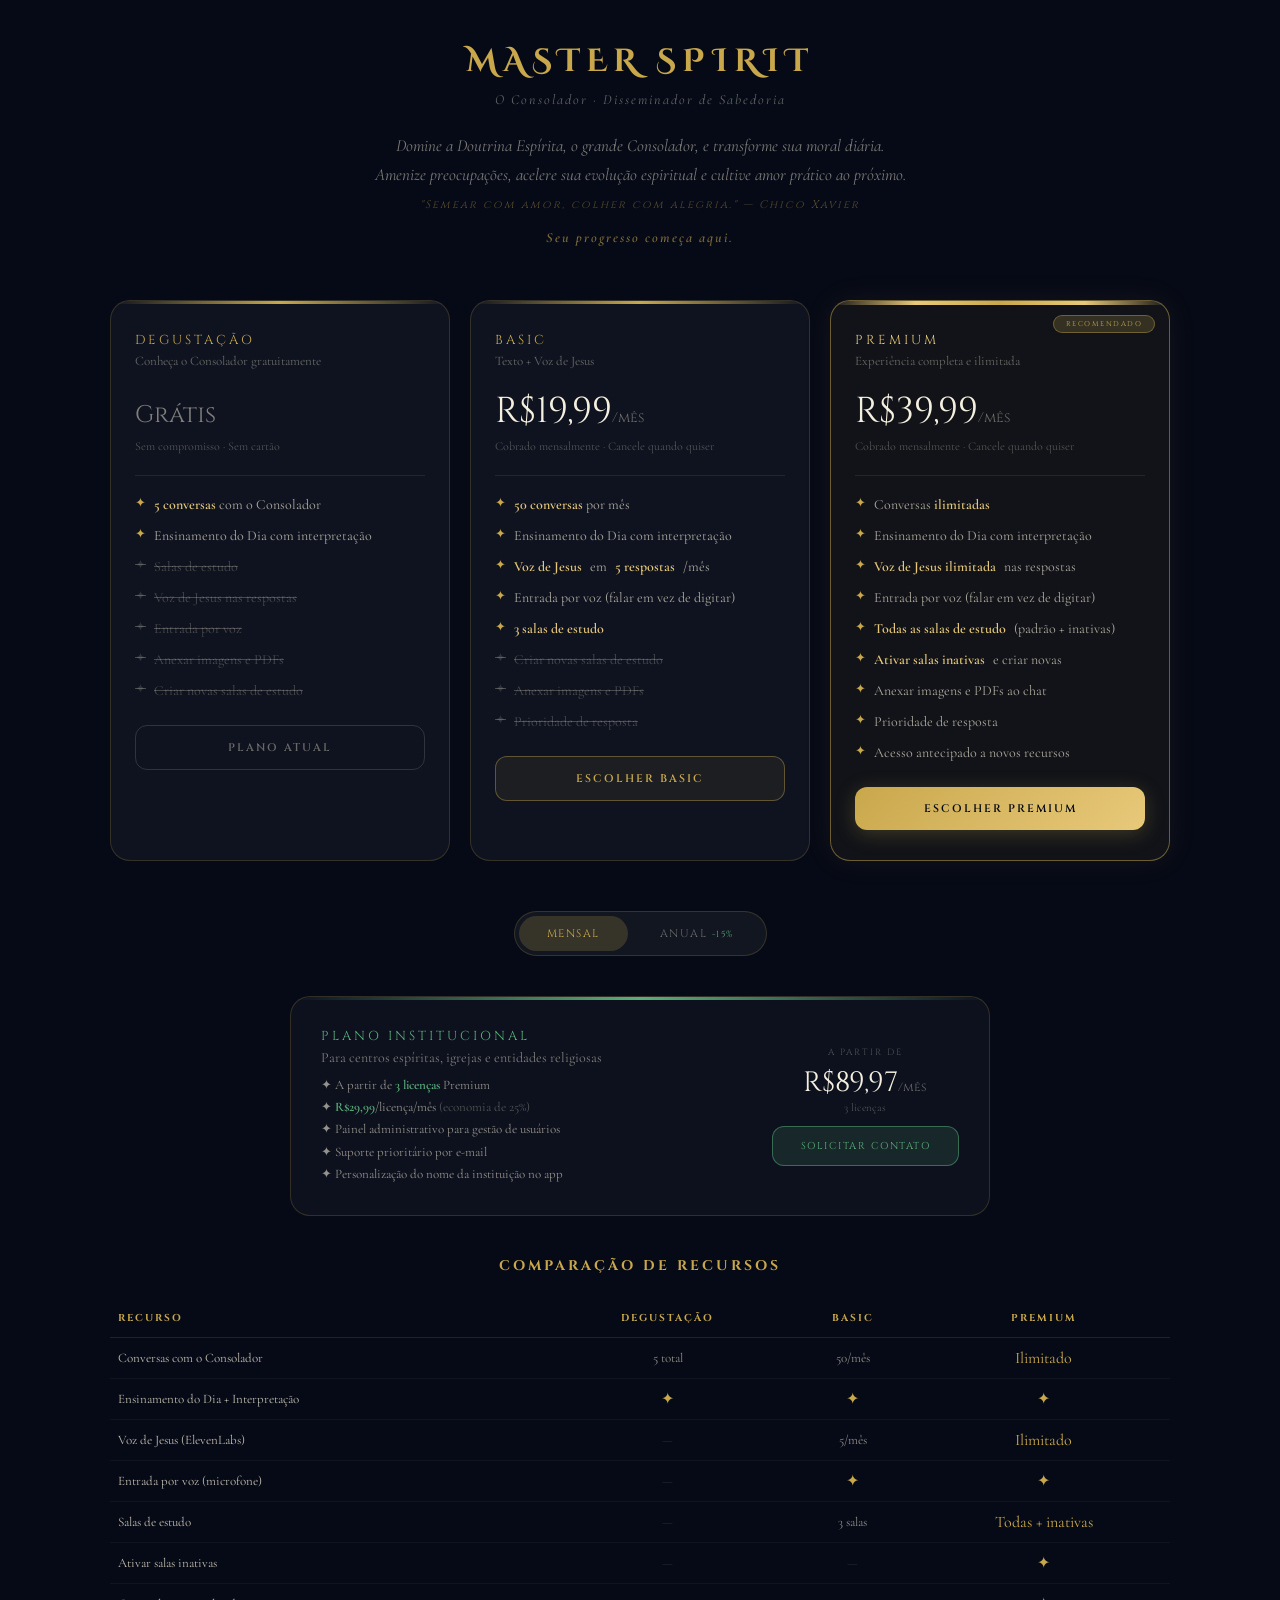
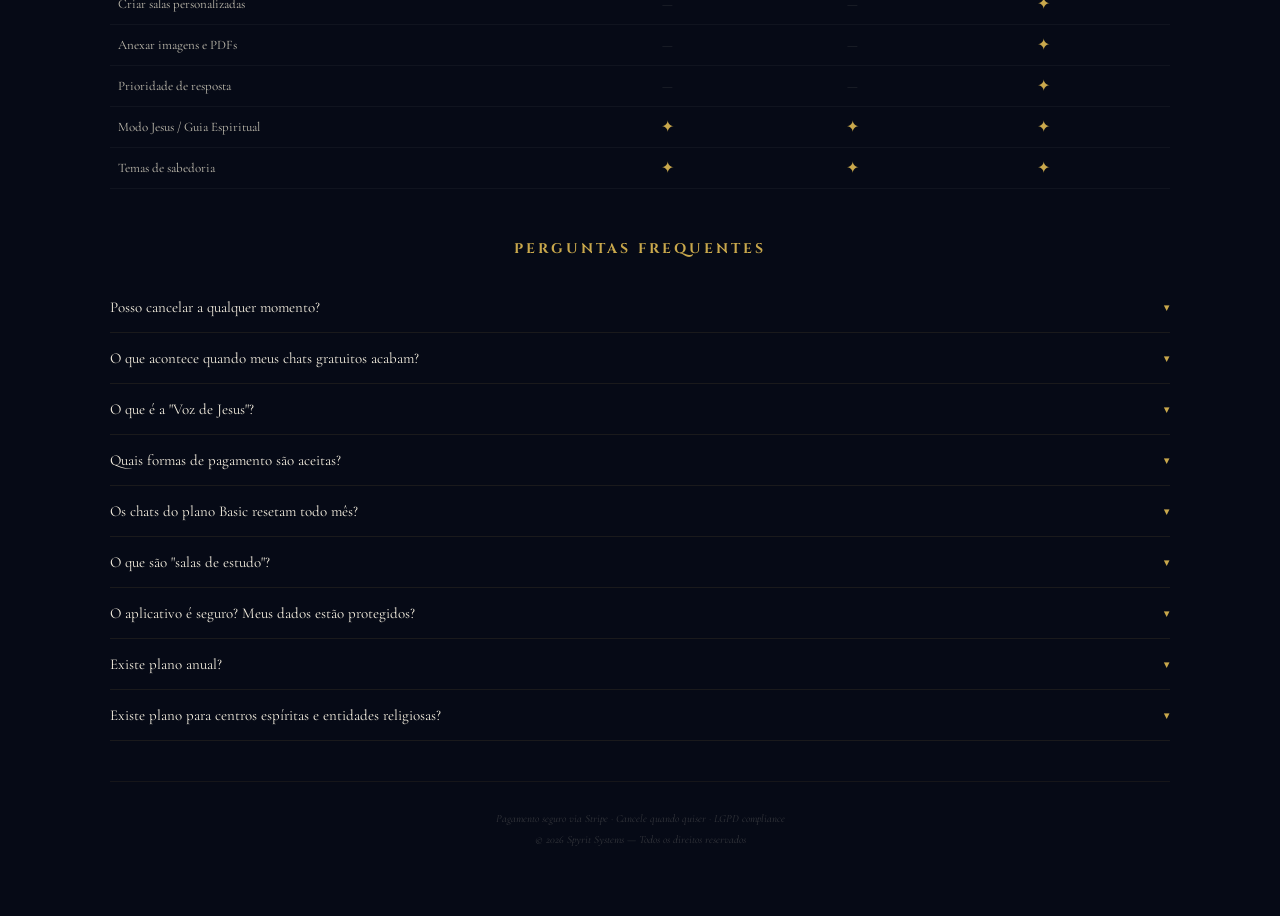
<file: pricing.html>
<!DOCTYPE html>
<html lang="pt-BR">
<head>
<meta charset="UTF-8">
<meta name="viewport" content="width=device-width, initial-scale=1.0">
<title>MASTER SPIRIT — Planos e Preços</title>
<link href="https://fonts.googleapis.com/css2?family=Cinzel:wght@400;600;700&family=Cinzel+Decorative:wght@400;700&family=Cormorant+Garamond:ital,wght@0,300;0,400;0,600;1,300;1,400&display=swap" rel="stylesheet">
<style>
:root{--gold:#C9A84C;--gold2:#E8C97A;--bg:#060a16;--text:#F5EFE0}
*{box-sizing:border-box;margin:0;padding:0}
body{background:var(--bg);color:var(--text);font-family:'Cormorant Garamond',Georgia,serif;min-height:100vh}

.container{max-width:1100px;margin:0 auto;padding:40px 20px}

/* Header */
.header{text-align:center;margin-bottom:50px}
.header h1{font-family:'Cinzel Decorative',serif;font-size:32px;color:var(--gold);letter-spacing:6px;margin-bottom:8px}
.header p{font-style:italic;color:rgba(240,234,214,.4);font-size:14px;letter-spacing:2px}
.header .verse{margin-top:24px;font-style:italic;font-size:17px;color:rgba(240,234,214,.5);line-height:1.7}
.header .verse span{display:block;font-size:11px;color:rgba(201,168,76,.4);margin-top:6px;font-family:'Cinzel',serif;letter-spacing:2px}

/* Planos Grid */
.plans{display:grid;grid-template-columns:1fr 1fr 1fr;gap:20px;margin-bottom:50px}
@media(max-width:768px){.plans{grid-template-columns:1fr;max-width:400px;margin:0 auto 50px}}

.plan{background:rgba(255,255,255,.04);border:1px solid rgba(201,168,76,.2);border-radius:20px;padding:30px 24px;position:relative;overflow:hidden;transition:all .3s}
.plan:hover{transform:translateY(-4px);box-shadow:0 8px 30px rgba(201,168,76,.1)}
.plan .bar{position:absolute;top:0;left:0;width:100%;height:3px;background:linear-gradient(90deg,transparent,var(--gold),transparent)}
.plan.featured{background:rgba(201,168,76,.06);border-color:rgba(201,168,76,.5);box-shadow:0 0 30px rgba(201,168,76,.08)}
.plan.featured .bar{background:linear-gradient(90deg,transparent,#E8C97A,var(--gold),#E8C97A,transparent);height:4px}

.badge{position:absolute;top:14px;right:14px;background:rgba(201,168,76,.2);border:1px solid rgba(201,168,76,.4);border-radius:20px;padding:3px 12px;font-family:'Cinzel',serif;font-size:7px;letter-spacing:1.5px;color:var(--gold);text-transform:uppercase}

.plan-name{font-family:'Cinzel',serif;font-size:13px;letter-spacing:3px;color:var(--gold);text-transform:uppercase;margin-bottom:4px}
.plan.featured .plan-name{color:var(--gold2)}
.plan-desc{font-size:13px;color:rgba(240,234,214,.4);margin-bottom:18px}

.plan-price{font-family:'Cinzel',serif;font-size:36px;color:var(--text);margin-bottom:4px}
.plan-price span{font-size:14px;color:rgba(240,234,214,.4)}
.plan-price .free{font-size:24px;color:rgba(240,234,214,.5)}
.plan-cycle{font-size:12px;color:rgba(240,234,214,.3);margin-bottom:22px}

.divider{height:1px;background:rgba(201,168,76,.12);margin:18px 0}

.features{list-style:none;display:flex;flex-direction:column;gap:10px;margin-bottom:24px}
.features li{font-size:14px;color:rgba(240,234,214,.7);display:flex;align-items:flex-start;gap:8px;line-height:1.5}
.features li .icon{color:var(--gold);flex-shrink:0;font-size:13px}
.features li.disabled{color:rgba(240,234,214,.25);text-decoration:line-through}
.features li.disabled .icon{color:rgba(240,234,214,.15)}
.features li .highlight{color:var(--gold2);font-weight:600}

.btn-plan{width:100%;padding:14px;border-radius:12px;font-family:'Cinzel',serif;font-size:11px;letter-spacing:2px;cursor:pointer;text-transform:uppercase;transition:all .25s;font-weight:600}
.btn-plan.outline{background:rgba(201,168,76,.08);border:1px solid rgba(201,168,76,.4);color:var(--gold)}
.btn-plan.outline:hover{background:rgba(201,168,76,.18)}
.btn-plan.solid{background:linear-gradient(135deg,var(--gold),var(--gold2));border:none;color:#060a16;box-shadow:0 4px 20px rgba(201,168,76,.25)}
.btn-plan.solid:hover{transform:translateY(-1px);box-shadow:0 6px 24px rgba(201,168,76,.35)}
.btn-plan.ghost{background:transparent;border:1px solid rgba(240,234,214,.15);color:rgba(240,234,214,.4)}

/* Comparação */
.compare{margin-bottom:50px}
.compare h2{font-family:'Cinzel',serif;font-size:14px;letter-spacing:3px;color:var(--gold);text-transform:uppercase;text-align:center;margin-bottom:24px}
.compare-table{width:100%;border-collapse:collapse;font-size:13px}
.compare-table th{font-family:'Cinzel',serif;font-size:10px;letter-spacing:2px;color:var(--gold);text-transform:uppercase;padding:12px 8px;text-align:center;border-bottom:1px solid rgba(201,168,76,.15)}
.compare-table th:first-child{text-align:left}
.compare-table td{padding:10px 8px;text-align:center;border-bottom:1px solid rgba(255,255,255,.04);color:rgba(240,234,214,.6)}
.compare-table td:first-child{text-align:left;color:rgba(240,234,214,.8)}
.compare-table .check{color:var(--gold);font-size:16px}
.compare-table .no{color:rgba(240,234,214,.15)}
.compare-table tr:hover td{background:rgba(201,168,76,.03)}

/* FAQ */
.faq{margin-bottom:40px}
.faq h2{font-family:'Cinzel',serif;font-size:14px;letter-spacing:3px;color:var(--gold);text-transform:uppercase;text-align:center;margin-bottom:24px}
.faq-item{border-bottom:1px solid rgba(201,168,76,.1);padding:16px 0}
.faq-q{font-size:15px;color:var(--text);cursor:pointer;display:flex;justify-content:space-between;align-items:center}
.faq-q:hover{color:var(--gold)}
.faq-a{font-size:14px;color:rgba(240,234,214,.5);line-height:1.7;margin-top:10px;display:none;font-style:italic}
.faq-item.open .faq-a{display:block}
.faq-item.open .faq-arrow{transform:rotate(180deg)}
.faq-arrow{color:var(--gold);transition:transform .2s;font-size:12px}

/* Footer */
.footer{text-align:center;padding:30px 0;border-top:1px solid rgba(201,168,76,.08)}
.footer p{font-size:11px;color:rgba(240,234,214,.2);font-style:italic}
</style>
</head>
<body>

<div class="container">

  <!-- Header -->
  <div class="header">
    <h1>MASTER SPIRIT</h1>
    <p>O Consolador · Disseminador de Sabedoria</p>
    <div class="verse">
      Domine a Doutrina Espírita, o grande Consolador, e transforme sua moral diária.<br>
      Amenize preocupações, acelere sua evolução espiritual e cultive amor prático ao próximo.
      <span>"Semear com amor, colher com alegria." — Chico Xavier</span>
      <p style="margin-top:12px;font-size:14px;color:rgba(201,168,76,.6);font-weight:600">Seu progresso começa aqui.</p>
    </div>
  </div>

  <!-- Planos -->
  <div class="plans">

    <!-- GRATUITO -->
    <div class="plan">
      <div class="bar"></div>
      <p class="plan-name">Degustação</p>
      <p class="plan-desc">Conheça o Consolador gratuitamente</p>
      <p class="plan-price"><span class="free">Grátis</span></p>
      <p class="plan-cycle">Sem compromisso · Sem cartão</p>
      <div class="divider"></div>
      <ul class="features">
        <li><span class="icon">✦</span> <span><span class="highlight">5 conversas</span> com o Consolador</span></li>
        <li><span class="icon">✦</span> Ensinamento do Dia com interpretação</li>
        <li class="disabled"><span class="icon">✦</span> Salas de estudo</li>
        <li class="disabled"><span class="icon">✦</span> Voz de Jesus nas respostas</li>
        <li class="disabled"><span class="icon">✦</span> Entrada por voz</li>
        <li class="disabled"><span class="icon">✦</span> Anexar imagens e PDFs</li>
        <li class="disabled"><span class="icon">✦</span> Criar novas salas de estudo</li>
      </ul>
      <button class="btn-plan ghost">PLANO ATUAL</button>
    </div>

    <!-- BASIC -->
    <div class="plan">
      <div class="bar"></div>
      <p class="plan-name">Basic</p>
      <p class="plan-desc">Texto + Voz de Jesus</p>
      <p class="plan-price">R$19,99<span>/mês</span></p>
      <p class="plan-cycle">Cobrado mensalmente · Cancele quando quiser</p>
      <div class="divider"></div>
      <ul class="features">
        <li><span class="icon">✦</span> <span><span class="highlight">50 conversas</span> por mês</span></li>
        <li><span class="icon">✦</span> Ensinamento do Dia com interpretação</li>
        <li><span class="icon">✦</span> <span class="highlight">Voz de Jesus</span> em <span class="highlight">5 respostas</span>/mês</li>
        <li><span class="icon">✦</span> Entrada por voz (falar em vez de digitar)</li>
        <li><span class="icon">✦</span> <span class="highlight">3 salas de estudo</span></li>
        <li class="disabled"><span class="icon">✦</span> Criar novas salas de estudo</li>
        <li class="disabled"><span class="icon">✦</span> Anexar imagens e PDFs</li>
        <li class="disabled"><span class="icon">✦</span> Prioridade de resposta</li>
      </ul>
      <button class="btn-plan outline">ESCOLHER BASIC</button>
    </div>

    <!-- PREMIUM -->
    <div class="plan featured">
      <div class="bar"></div>
      <div class="badge">RECOMENDADO</div>
      <p class="plan-name">Premium</p>
      <p class="plan-desc">Experiência completa e ilimitada</p>
      <p class="plan-price">R$39,99<span>/mês</span></p>
      <p class="plan-cycle">Cobrado mensalmente · Cancele quando quiser</p>
      <div class="divider"></div>
      <ul class="features">
        <li><span class="icon">✦</span> <span>Conversas <span class="highlight">ilimitadas</span></span></li>
        <li><span class="icon">✦</span> Ensinamento do Dia com interpretação</li>
        <li><span class="icon">✦</span> <span class="highlight">Voz de Jesus ilimitada</span> nas respostas</li>
        <li><span class="icon">✦</span> Entrada por voz (falar em vez de digitar)</li>
        <li><span class="icon">✦</span> <span class="highlight">Todas as salas de estudo</span> (padrão + inativas)</li>
        <li><span class="icon">✦</span> <span class="highlight">Ativar salas inativas</span> e criar novas</li>
        <li><span class="icon">✦</span> Anexar imagens e PDFs ao chat</li>
        <li><span class="icon">✦</span> Prioridade de resposta</li>
        <li><span class="icon">✦</span> Acesso antecipado a novos recursos</li>
      </ul>
      <button class="btn-plan solid">ESCOLHER PREMIUM</button>
    </div>

  </div>

  <!-- Toggle Mensal/Anual -->
  <div style="text-align:center;margin-bottom:40px">
    <div style="display:inline-flex;background:rgba(255,255,255,.05);border:1px solid rgba(201,168,76,.2);border-radius:30px;padding:4px;gap:4px">
      <button id="toggle-monthly" onclick="toggleBilling('monthly')" style="padding:10px 28px;border-radius:26px;border:none;font-family:'Cinzel',serif;font-size:11px;letter-spacing:1.5px;cursor:pointer;transition:all .2s;background:rgba(201,168,76,.2);color:#C9A84C">MENSAL</button>
      <button id="toggle-annual" onclick="toggleBilling('annual')" style="padding:10px 28px;border-radius:26px;border:none;font-family:'Cinzel',serif;font-size:11px;letter-spacing:1.5px;cursor:pointer;transition:all .2s;background:transparent;color:rgba(240,234,214,.4)">ANUAL <span style="font-size:9px;color:#5BAF7C">-15%</span></button>
    </div>
  </div>

  <!-- Plano Institucional -->
  <div style="max-width:700px;margin:0 auto 40px;background:rgba(255,255,255,.03);border:1px solid rgba(201,168,76,.2);border-radius:20px;padding:30px;position:relative;overflow:hidden">
    <div style="position:absolute;top:0;left:0;width:100%;height:3px;background:linear-gradient(90deg,transparent,#5BAF7C,transparent)"></div>
    <div style="display:flex;justify-content:space-between;align-items:center;flex-wrap:wrap;gap:16px">
      <div>
        <p style="font-family:'Cinzel',serif;font-size:13px;letter-spacing:3px;color:#5BAF7C;text-transform:uppercase;margin-bottom:4px">Plano Institucional</p>
        <p style="font-size:14px;color:rgba(240,234,214,.5);margin-bottom:8px">Para centros espíritas, igrejas e entidades religiosas</p>
        <p style="font-size:13px;color:rgba(240,234,214,.6);line-height:1.7">
          ✦ A partir de <span style="color:#5BAF7C;font-weight:600">3 licenças</span> Premium<br>
          ✦ <span style="color:#5BAF7C;font-weight:600">R$29,99</span>/licença/mês <span style="color:rgba(240,234,214,.3)">(economia de 25%)</span><br>
          ✦ Painel administrativo para gestão de usuários<br>
          ✦ Suporte prioritário por e-mail<br>
          ✦ Personalização do nome da instituição no app
        </p>
      </div>
      <div style="text-align:center">
        <p style="font-family:'Cinzel',serif;font-size:9px;letter-spacing:2px;color:rgba(240,234,214,.3);margin-bottom:6px">A PARTIR DE</p>
        <p style="font-family:'Cinzel',serif;font-size:28px;color:var(--text)">R$89,97<span style="font-size:12px;color:rgba(240,234,214,.4)">/mês</span></p>
        <p style="font-size:11px;color:rgba(240,234,214,.3)">3 licenças</p>
        <button style="margin-top:12px;padding:12px 28px;background:rgba(91,175,124,.15);border:1px solid rgba(91,175,124,.5);border-radius:12px;color:#5BAF7C;font-family:'Cinzel',serif;font-size:10px;letter-spacing:1.5px;cursor:pointer;text-transform:uppercase;transition:all .2s" onmouseover="this.style.background='rgba(91,175,124,.25)'" onmouseout="this.style.background='rgba(91,175,124,.15)'">SOLICITAR CONTATO</button>
      </div>
    </div>
  </div>

  <!-- Tabela Comparativa -->
  <div class="compare">
    <h2>Comparação de Recursos</h2>
    <table class="compare-table">
      <thead>
        <tr>
          <th>Recurso</th>
          <th>Degustação</th>
          <th>Basic</th>
          <th>Premium</th>
        </tr>
      </thead>
      <tbody>
        <tr>
          <td>Conversas com o Consolador</td>
          <td>5 total</td>
          <td>50/mês</td>
          <td class="check">Ilimitado</td>
        </tr>
        <tr>
          <td>Ensinamento do Dia + Interpretação</td>
          <td class="check">✦</td>
          <td class="check">✦</td>
          <td class="check">✦</td>
        </tr>
        <tr>
          <td>Voz de Jesus (ElevenLabs)</td>
          <td class="no">—</td>
          <td>5/mês</td>
          <td class="check">Ilimitado</td>
        </tr>
        <tr>
          <td>Entrada por voz (microfone)</td>
          <td class="no">—</td>
          <td class="check">✦</td>
          <td class="check">✦</td>
        </tr>
        <tr>
          <td>Salas de estudo</td>
          <td class="no">—</td>
          <td>3 salas</td>
          <td class="check">Todas + inativas</td>
        </tr>
        <tr>
          <td>Ativar salas inativas</td>
          <td class="no">—</td>
          <td class="no">—</td>
          <td class="check">✦</td>
        </tr>
        <tr>
          <td>Criar salas personalizadas</td>
          <td class="no">—</td>
          <td class="no">—</td>
          <td class="check">✦</td>
        </tr>
        <tr>
          <td>Anexar imagens e PDFs</td>
          <td class="no">—</td>
          <td class="no">—</td>
          <td class="check">✦</td>
        </tr>
        <tr>
          <td>Prioridade de resposta</td>
          <td class="no">—</td>
          <td class="no">—</td>
          <td class="check">✦</td>
        </tr>
        <tr>
          <td>Modo Jesus / Guia Espiritual</td>
          <td class="check">✦</td>
          <td class="check">✦</td>
          <td class="check">✦</td>
        </tr>
        <tr>
          <td>Temas de sabedoria</td>
          <td class="check">✦</td>
          <td class="check">✦</td>
          <td class="check">✦</td>
        </tr>
      </tbody>
    </table>
  </div>

  <!-- FAQ -->
  <div class="faq">
    <h2>Perguntas Frequentes</h2>

    <div class="faq-item" onclick="this.classList.toggle('open')">
      <div class="faq-q">Posso cancelar a qualquer momento? <span class="faq-arrow">▼</span></div>
      <div class="faq-a">Sim! Não há fidelidade. Você pode cancelar sua assinatura a qualquer momento e continuará com acesso até o final do período pago.</div>
    </div>

    <div class="faq-item" onclick="this.classList.toggle('open')">
      <div class="faq-q">O que acontece quando meus chats gratuitos acabam? <span class="faq-arrow">▼</span></div>
      <div class="faq-a">Você continuará tendo acesso ao Ensinamento do Dia e à sala de estudo teaser. Para continuar conversando com o Consolador, basta escolher um dos planos pagos.</div>
    </div>

    <div class="faq-item" onclick="this.classList.toggle('open')">
      <div class="faq-q">O que é a "Voz de Jesus"? <span class="faq-arrow">▼</span></div>
      <div class="faq-a">É uma voz personalizada gerada por inteligência artificial, com tom sereno, grave e acolhedor, que narra as respostas do Consolador. Disponível nos planos Basic e Premium.</div>
    </div>

    <div class="faq-item" onclick="this.classList.toggle('open')">
      <div class="faq-q">Quais formas de pagamento são aceitas? <span class="faq-arrow">▼</span></div>
      <div class="faq-a">Aceitamos cartões de crédito e débito (Visa, Mastercard, Amex) via Stripe, a plataforma de pagamentos mais segura do mundo. Pix em breve.</div>
    </div>

    <div class="faq-item" onclick="this.classList.toggle('open')">
      <div class="faq-q">Os chats do plano Basic resetam todo mês? <span class="faq-arrow">▼</span></div>
      <div class="faq-a">Sim. Seus 50 chats são renovados no início de cada período de assinatura (a cada 30 dias a partir da data de contratação).</div>
    </div>

    <div class="faq-item" onclick="this.classList.toggle('open')">
      <div class="faq-q">O que são "salas de estudo"? <span class="faq-arrow">▼</span></div>
      <div class="faq-a">São espaços dedicados ao estudo aprofundado de obras espirituais específicas — como O Livro dos Espíritos, Bhagavad Gita, Operação Cavalo de Tróia, entre outras. Cada sala tem sinopse, índice e chat especializado na obra.</div>
    </div>

    <div class="faq-item" onclick="this.classList.toggle('open')">
      <div class="faq-q">O aplicativo é seguro? Meus dados estão protegidos? <span class="faq-arrow">▼</span></div>
      <div class="faq-a">Sim. Utilizamos Supabase para autenticação, Stripe para pagamentos (seus dados de cartão nunca passam pelo nosso servidor) e seguimos a LGPD em todo o tratamento de dados pessoais.</div>
    </div>
    <div class="faq-item" onclick="this.classList.toggle('open')">
      <div class="faq-q">Existe plano anual? <span class="faq-arrow">▼</span></div>
      <div class="faq-a">Sim! No plano anual você economiza 15% em relação ao mensal. O Basic sai por R$16,99/mês (R$203,88/ano) e o Premium por R$33,99/mês (R$407,88/ano). Use o toggle Mensal/Anual acima para ver os preços.</div>
    </div>

    <div class="faq-item" onclick="this.classList.toggle('open')">
      <div class="faq-q">Existe plano para centros espíritas e entidades religiosas? <span class="faq-arrow">▼</span></div>
      <div class="faq-a">Sim! O Plano Institucional é ideal para centros espíritas, igrejas e organizações religiosas. A partir de 3 licenças Premium, cada licença sai por R$29,99/mês — uma economia de 25%. Inclui painel administrativo e suporte prioritário. Entre em contato para saber mais.</div>
    </div>
  </div>

  <!-- Footer -->
  <div class="footer">
    <p>Pagamento seguro via Stripe · Cancele quando quiser · LGPD compliance</p>
    <p style="margin-top:8px">© 2026 Spyrit Systems — Todos os direitos reservados</p>
  </div>

</div>

<script>
// Preços
var prices={
  basic:{monthly:'R$19,99',annual:'R$16,99',cycle_m:'Cobrado mensalmente · Cancele quando quiser',cycle_a:'Cobrado anualmente: R$203,88/ano · Economia de 15%'},
  premium:{monthly:'R$39,99',annual:'R$33,99',cycle_m:'Cobrado mensalmente · Cancele quando quiser',cycle_a:'Cobrado anualmente: R$407,88/ano · Economia de 15%'}
};
function toggleBilling(mode){
  var plans=document.querySelectorAll('.plan');
  var btnM=document.getElementById('toggle-monthly');
  var btnA=document.getElementById('toggle-annual');
  if(mode==='annual'){
    btnA.style.background='rgba(201,168,76,.2)';btnA.style.color='#C9A84C';
    btnM.style.background='transparent';btnM.style.color='rgba(240,234,214,.4)';
  } else {
    btnM.style.background='rgba(201,168,76,.2)';btnM.style.color='#C9A84C';
    btnA.style.background='transparent';btnA.style.color='rgba(240,234,214,.4)';
  }
  // Basic
  var basicPrice=plans[1].querySelector('.plan-price');
  var basicCycle=plans[1].querySelector('.plan-cycle');
  if(mode==='annual'){
    basicPrice.innerHTML=prices.basic.annual+'<span>/mês</span>';
    basicCycle.textContent=prices.basic.cycle_a;
  } else {
    basicPrice.innerHTML=prices.basic.monthly+'<span>/mês</span>';
    basicCycle.textContent=prices.basic.cycle_m;
  }
  // Premium
  var premPrice=plans[2].querySelector('.plan-price');
  var premCycle=plans[2].querySelector('.plan-cycle');
  if(mode==='annual'){
    premPrice.innerHTML=prices.premium.annual+'<span>/mês</span>';
    premCycle.textContent=prices.premium.cycle_a;
  } else {
    premPrice.innerHTML=prices.premium.monthly+'<span>/mês</span>';
    premCycle.textContent=prices.premium.cycle_m;
  }
}
</script>
</body>
</html>
</file>
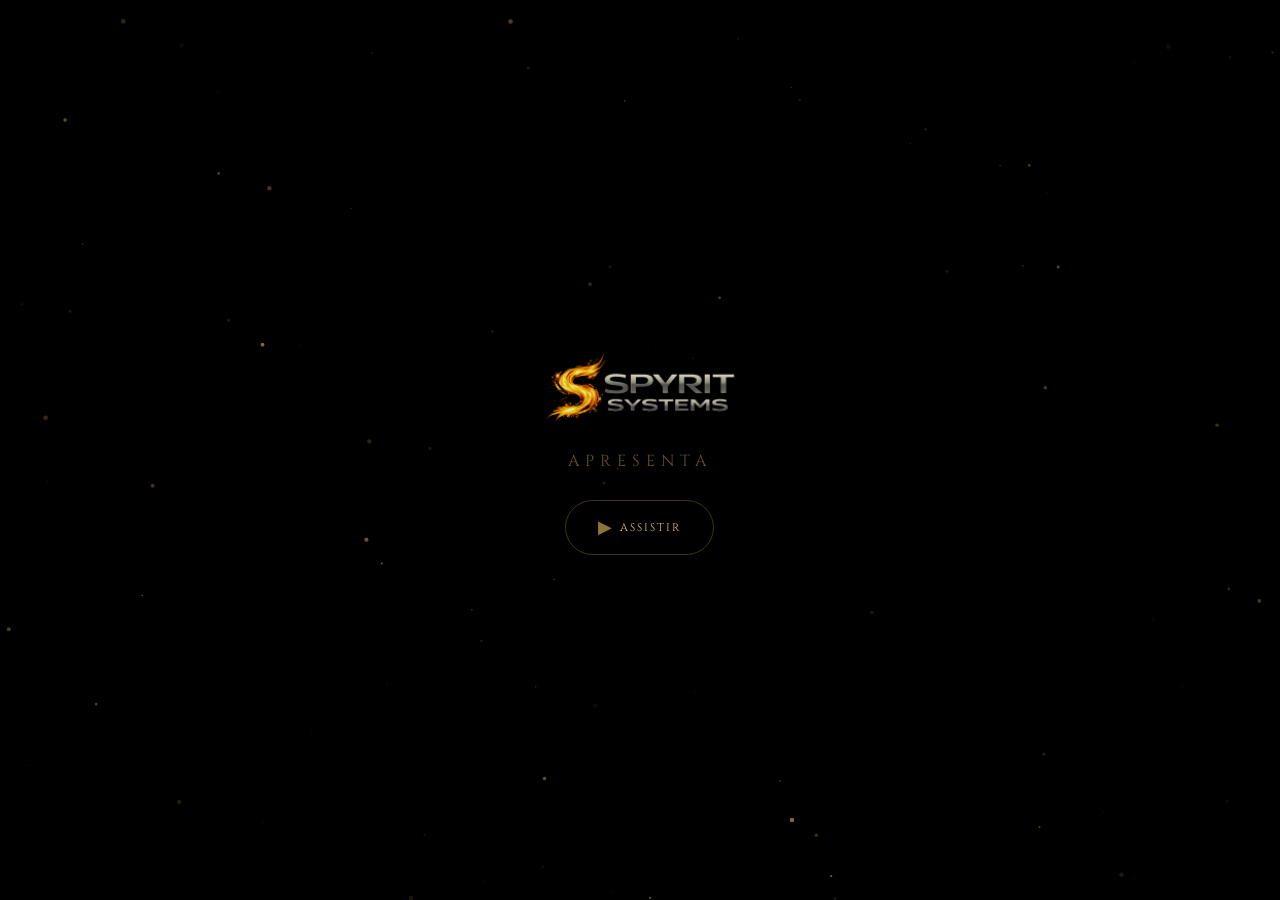
<file: teaser.html>
<!DOCTYPE html>
<html lang="pt-BR">
<head>
<meta charset="UTF-8">
<meta name="viewport" content="width=device-width,initial-scale=1,maximum-scale=1,viewport-fit=cover">
<meta name="theme-color" content="#060a16">
<title>Master Spirit — A Revolução Espiritual</title>
<meta property="og:title" content="Master Spirit — A Revolução Espiritual Começou">
<meta property="og:description" content="Seis mestres. Dezenas de títulos. Evangelho no Lar. Passe espiritual. Tudo num único app.">
<meta property="og:url" content="https://masterspirit.com.br/teaser.html">
<meta property="og:image" content="https://masterspirit.com.br/logo-master-spirit.png">
<link rel="icon" type="image/x-icon" href="favicon.ico">
<link rel="preconnect" href="https://fonts.googleapis.com">
<link href="https://fonts.googleapis.com/css2?family=Cinzel+Decorative:wght@400;700&family=Cinzel:wght@400;600;700&display=swap" rel="stylesheet">
<style>
*{box-sizing:border-box;margin:0;padding:0}
html,body{height:100%;overflow:hidden;background:#000;color:#F5EFE0}
body{font-family:'Cinzel',Georgia,serif}

/* ── VIEWS ── */
.view{position:fixed;inset:0;display:none;z-index:1}
.view.active{display:flex;flex-direction:column}

/* ── JOURNEY ── */
#journey-view video{position:absolute;inset:0;width:100%;height:100%;object-fit:contain;background:#000;z-index:1}

/* ── BRAND VIEW — universo + estrelas ── */
#brand-view{background:radial-gradient(ellipse at 30% 40%,rgba(40,20,80,.4) 0%,transparent 50%),
  radial-gradient(ellipse at 70% 60%,rgba(20,40,100,.3) 0%,transparent 50%),
  radial-gradient(ellipse at 50% 50%,rgba(10,15,35,1) 0%,#030a18 100%);
  align-items:center;justify-content:center}

/* ── BRAND: Logo flutuante (mesmo estilo da cena final) ── */
#brand-logo{position:absolute;left:50%;top:42%;transform:translateX(-50%);z-index:10;
  display:none;pointer-events:none;text-align:center}
#brand-logo img{max-width:min(50vw,240px);height:auto}
@keyframes brandLogoIn{0%{opacity:0;transform:scale(.7);filter:brightness(3)}
  60%{opacity:1;transform:scale(1.05);filter:brightness(1.2)}
  100%{opacity:1;transform:scale(1);filter:brightness(1)}}
@keyframes brandFloat{0%,100%{transform:translateY(0)}50%{transform:translateY(-10px)}}

/* ── BRAND: Splash effect elements ── */
#brand-spark{position:absolute;left:50%;top:40%;transform:translate(-50%,-50%);width:4px;height:4px;
  border-radius:50%;background:#fff;opacity:0;z-index:3}
#brand-spirit{position:absolute;left:50%;top:40%;transform:translate(-50%,-50%);z-index:4}
#brand-spirit img{width:min(75vw,440px);height:min(75vw,440px);object-fit:contain;display:block;
  mix-blend-mode:screen;-webkit-mix-blend-mode:screen;opacity:0}
/* Flash de implosão */
#brand-flash{position:absolute;left:50%;top:40%;width:min(60vw,280px);height:min(60vw,280px);
  transform:translate(-50%,-50%) scale(.3);border-radius:50%;pointer-events:none;opacity:0;z-index:6;
  background:radial-gradient(circle,rgba(255,255,255,1) 0%,rgba(201,168,76,.7) 30%,rgba(100,60,200,.3) 60%,transparent 80%)}
/* Lens flare */
#brand-lensflare{position:absolute;left:-100%;top:50%;transform:translateY(-50%);width:200%;height:3px;pointer-events:none;opacity:0;z-index:20;
  background:linear-gradient(90deg,transparent 0%,transparent 30%,rgba(255,240,200,.1) 40%,rgba(201,168,76,.6) 48%,rgba(255,255,255,.9) 50%,rgba(201,168,76,.6) 52%,rgba(255,240,200,.1) 60%,transparent 70%,transparent 100%);
  box-shadow:0 0 30px 8px rgba(201,168,76,.3),0 0 60px 15px rgba(201,168,76,.15)}

/* ── BRAND: Jesus ── */
/* Jesus na cena dos mestres */
#mestres-jesus{text-align:center}
.jesus-circle{width:min(35vw,170px);height:min(35vw,170px);border-radius:50%;overflow:hidden;
  border:2px solid rgba(201,168,76,.5);box-shadow:0 0 40px rgba(201,168,76,.3),0 0 80px rgba(100,60,200,.15);
  margin:0 auto 10px;-webkit-mask-image:-webkit-radial-gradient(white,black)}
.jesus-circle video{width:100%;height:100%;object-fit:cover;border-radius:50%}
.jesus-label{font-family:'Cinzel',serif;font-size:clamp(14px,3vw,20px);color:#E8C97A;
  text-shadow:0 0 30px rgba(0,0,0,.8);letter-spacing:2px}

/* ── KEYFRAMES (idênticos ao app.html) ── */
/* Supernova */
@keyframes supernova{
  0%{transform:translate(-50%,-50%) scale(0);opacity:0;box-shadow:0 0 0 0 rgba(255,255,255,0)}
  10%{opacity:1;transform:translate(-50%,-50%) scale(1);box-shadow:0 0 20px 10px rgba(255,240,180,1),0 0 60px 30px rgba(201,168,76,.8),0 0 120px 60px rgba(100,60,200,.5)}
  30%{transform:translate(-50%,-50%) scale(3);box-shadow:0 0 40px 20px rgba(255,240,180,.9),0 0 100px 50px rgba(201,168,76,.6),0 0 200px 100px rgba(100,60,200,.3)}
  60%{transform:translate(-50%,-50%) scale(8);opacity:.6;box-shadow:0 0 60px 30px rgba(255,240,180,.4),0 0 150px 80px rgba(201,168,76,.2)}
  100%{transform:translate(-50%,-50%) scale(15);opacity:0;box-shadow:none}
}
/* Espírito nasce */
@keyframes spiritRise{
  0%{top:42%;transform:translate(-50%,-50%) scale(.1);opacity:0}
  20%{opacity:1;transform:translate(-50%,-50%) scale(1.15)}
  40%{transform:translate(-50%,-50%) scale(.95)}
  60%{top:36%;transform:translate(-50%,-50%) scale(1.05)}
  80%{top:36%;transform:translate(-50%,-50%) scale(1)}
  100%{top:36%;transform:translate(-50%,-50%) scale(1)}
}
/* Espírito implode */
@keyframes spiritImplode{
  0%{transform:translate(-50%,-50%) scale(1);opacity:1;filter:brightness(1)}
  30%{transform:translate(-50%,-50%) scale(1.1);filter:brightness(1.5)}
  60%{transform:translate(-50%,-50%) scale(.4);opacity:.8;filter:brightness(2.5)}
  85%{transform:translate(-50%,-50%) scale(.08);opacity:.5;filter:brightness(4)}
  100%{transform:translate(-50%,-50%) scale(0);opacity:0;filter:brightness(6)}
}
/* Luz desenha o corpo */
@keyframes spiritForm{
  0%{opacity:0;filter:blur(35px) brightness(6) saturate(0)}
  15%{opacity:.2;filter:blur(20px) brightness(4) saturate(0)}
  30%{opacity:.4;filter:blur(12px) brightness(2.5) saturate(.2)}
  50%{opacity:.65;filter:blur(5px) brightness(1.8) saturate(.5)}
  70%{opacity:.85;filter:blur(2px) brightness(1.3) saturate(.8)}
  100%{opacity:1;filter:brightness(1) saturate(1) drop-shadow(0 0 30px rgba(201,168,76,.5)) drop-shadow(0 0 60px rgba(100,60,200,.3))}
}
/* Flash de implosão */
@keyframes implosionFlash{
  0%{opacity:0;transform:translate(-50%,-50%) scale(.3)}
  40%{opacity:1;transform:translate(-50%,-50%) scale(1.6)}
  100%{opacity:0;transform:translate(-50%,-50%) scale(.8)}
}
/* Logo emerge */
@keyframes logoEmerge{
  0%{opacity:0;transform:scale(.3);filter:brightness(5)}
  30%{opacity:.7;transform:scale(1.15);filter:brightness(2)}
  60%{opacity:.95;transform:scale(.95);filter:brightness(1.3)}
  100%{opacity:1;transform:scale(1);filter:brightness(1)}
}
/* Lens flare */
@keyframes lensFlare{0%{left:-100%;opacity:0}20%{opacity:1}50%{left:0%;opacity:1}80%{opacity:.5}100%{left:100%;opacity:0}}
@keyframes jesusIn{0%{opacity:0;filter:blur(15px) brightness(2)}40%{opacity:.6;filter:blur(6px) brightness(1.3)}100%{opacity:1;filter:blur(0) brightness(1)}}
@keyframes jesusOut{0%{opacity:1;filter:blur(0)}50%{opacity:.5;filter:blur(8px) brightness(1.5)}100%{opacity:0;filter:blur(20px) brightness(2)}}
@keyframes fadeIn{from{opacity:0}to{opacity:1}}
@keyframes fadeUp{from{opacity:0;transform:translateY(15px)}to{opacity:1;transform:translateY(0)}}
@keyframes floatBig{0%,100%{transform:translateY(0)}50%{transform:translateY(-15px)}}
@keyframes floatIn{from{opacity:0;transform:scale(.8)}to{opacity:1;transform:scale(1)}}
@keyframes float{0%,100%{transform:translateY(0)}50%{transform:translateY(-10px)}}

/* ── PILLARS ── */
#pillars-view{align-items:center;justify-content:center;background:#060a16;padding:24px}
#pillars-view canvas{position:absolute;inset:0;z-index:0}
.pillars-content{position:relative;z-index:1;text-align:center;width:100%}
.scene{display:none;animation:fadeIn .6s ease}
.scene.active{display:block}
/* Eyebrow: aparece grande em destaque, depois encolhe via scale */
.eyebrow{font-family:'Cinzel',serif;font-size:clamp(22px,4.5vw,36px);font-weight:700;letter-spacing:clamp(3px,.5vw,6px);color:#E8C97A;text-transform:uppercase;margin-bottom:10px;
  text-shadow:0 0 30px rgba(232,201,122,.4);opacity:0;transform-origin:center top}
.scene.active .eyebrow{animation:eyebrowShow .8s ease .3s forwards,eyebrowRecede 1s ease 3s forwards}
@keyframes eyebrowShow{0%{opacity:0;transform:scale(.85) translateY(15px)}100%{opacity:1;transform:scale(1) translateY(0)}}
@keyframes eyebrowRecede{0%{opacity:1;transform:scale(1)}100%{opacity:.5;transform:scale(.5) translateY(-10px)}}
/* Headline: aparece quando eyebrow recua */
.headline{font-family:'Cinzel',serif;font-size:clamp(20px,4vw,34px);font-weight:700;color:#E8C97A;letter-spacing:clamp(2px,.4vw,4px);text-shadow:0 0 30px rgba(232,201,122,.3);text-align:center;line-height:1.4;margin-bottom:14px;
  opacity:0}
.scene.active .headline{animation:contentReveal .8s ease 3.2s forwards}
/* Sub */
.sub{font-family:'Cinzel',serif;font-style:italic;font-size:clamp(15px,2.5vw,20px);color:rgba(240,234,214,.6);line-height:1.7;text-align:center;max-width:500px;margin:0 auto;
  opacity:0}
.scene.active .sub{animation:contentReveal .8s ease 3.5s forwards}
@keyframes contentReveal{0%{opacity:0;transform:translateY(15px)}100%{opacity:1;transform:translateY(0)}}
.divider{width:50px;height:1px;background:linear-gradient(90deg,transparent,rgba(201,168,76,.5),transparent);margin:12px auto;opacity:0}
.scene.active .divider{animation:fadeIn .4s ease 3s forwards}
/* Climax e CTA: sem recuo */
.scene.no-recede.active .eyebrow{animation:eyebrowShow .8s ease .3s forwards}
.scene.no-recede.active .headline{animation:contentReveal .8s ease .8s forwards}
.scene.no-recede.active .sub{animation:contentReveal .8s ease 1s forwards}
.scene.no-recede.active .divider{animation:fadeIn .4s ease .6s forwards}
.masters-row{display:flex;gap:12px;justify-content:center;flex-wrap:wrap;margin:16px 0}
.master-circle{width:clamp(45px,9vw,65px);height:clamp(45px,9vw,65px);border-radius:50%;object-fit:cover;border:2px solid rgba(201,168,76,.3);box-shadow:0 0 15px rgba(201,168,76,.2);background:#d0d0d0;opacity:0}
@keyframes masterIn{from{opacity:0;transform:scale(.7)}to{opacity:1;transform:scale(1)}}
.pillar-grid{display:grid;grid-template-columns:repeat(2,1fr);gap:12px;max-width:360px;margin:14px auto}
.pillar-card{background:rgba(255,255,255,.04);border:1px solid rgba(201,168,76,.2);border-radius:12px;padding:12px 8px;text-align:center;opacity:0}
.pillar-card span{font-size:24px;display:block;margin-bottom:4px}
.pillar-card p{font-family:'Cinzel',serif;font-size:8px;letter-spacing:1.2px;color:#E8C97A}
.cta-btn{display:inline-block;background:linear-gradient(135deg,rgba(201,168,76,.3),rgba(232,201,122,.15));border:1px solid rgba(201,168,76,.6);border-radius:50px;padding:14px 40px;font-family:'Cinzel',serif;font-size:clamp(10px,1.6vw,13px);letter-spacing:clamp(3px,.4vw,5px);color:#E8C97A;text-transform:uppercase;text-decoration:none;transition:all .3s;box-shadow:0 0 25px rgba(201,168,76,.12);margin-top:18px}
.cta-btn:hover{background:linear-gradient(135deg,rgba(201,168,76,.5),rgba(232,201,122,.25));box-shadow:0 0 50px rgba(201,168,76,.3);transform:translateY(-2px)}
.word{display:inline-block;opacity:0;animation:fadeUp .5s ease forwards;margin-right:.3em}

/* ── PROGRESS + START ── */
#progress{position:fixed;top:0;left:0;right:0;height:2px;z-index:100}
#progress-fill{height:100%;background:linear-gradient(90deg,#C9A84C,#E8C97A);width:0%;transition:width 1s linear}
#start-overlay{position:fixed;inset:0;z-index:9999;background:rgba(0,0,0,.95);display:flex;align-items:center;justify-content:center;cursor:pointer}
#cta-view{background:#060a16;align-items:center;justify-content:center}
#jesus-full-view video{position:absolute;inset:0;width:100%;height:100%;object-fit:contain;background:#000;z-index:1}
</style>
</head>
<body>
<div id="progress"><div id="progress-fill"></div></div>

<!-- START -->
<div id="start-overlay" onclick="startTeaser()">
  <canvas id="start-particles" style="position:absolute;inset:0;z-index:0"></canvas>
  <div style="display:flex;flex-direction:column;align-items:center;justify-content:center;animation:fadeUp 1s ease .3s both;position:relative;z-index:1">
    <img src="logo-spyrit-systems.png" alt="Spyrit Systems" style="height:min(12vw,80px);opacity:.9;margin-bottom:24px;animation:floatBig 4s ease-in-out infinite">
    <p style="font-family:'Cinzel',serif;font-size:clamp(12px,2vw,16px);letter-spacing:clamp(3px,.5vw,6px);color:rgba(201,168,76,.5);text-transform:uppercase;margin-bottom:28px">Apresenta</p>
    <div style="display:inline-flex;align-items:center;gap:8px;border:1px solid rgba(201,168,76,.3);border-radius:30px;padding:14px 32px">
      <span style="font-size:18px;color:rgba(201,168,76,.7)">▶</span>
      <span style="font-family:'Cinzel',serif;font-size:11px;letter-spacing:2px;color:#E8C97A">ASSISTIR</span>
    </div>
  </div>
</div>

<!-- JOURNEY -->
<div class="view" id="journey-view">
  <video id="journey-video" playsinline muted preload="auto"></video>
</div>

<!-- BRAND (universo + splash + logo + Jesus) -->
<div class="view" id="brand-view">
  <canvas id="brand-stars" style="position:absolute;inset:0;z-index:0"></canvas>
  <div id="brand-spark"></div>
  <div id="brand-spirit"><img src="master-spirit-avatar.png" alt=""></div>
  <div id="brand-flash"></div>
  <div id="brand-lensflare"></div>
  <!-- Logo: mesma da cena final, flutuante, NÃO desaparece -->
  <div id="brand-logo">
    <img src="logo-master-spirit.png" alt="Master Spirit" style="animation:none">
  </div>

</div>

<!-- PILLARS -->
<div class="view" id="pillars-view">
  <canvas id="particles"></canvas>
  <div class="pillars-content">
    <div class="scene" id="sc-mestres">
      <!-- Jesus fala primeiro -->
      <div id="mestres-jesus" style="margin-bottom:16px;opacity:0">
        <div class="jesus-circle" style="width:min(40vw,180px);height:min(40vw,180px)">
          <video id="jesus-vid" playsinline muted preload="none"><source src="teaser2-jesus-04.mp4" type="video/mp4"></video>
        </div>
        <p class="jesus-label" style="font-size:clamp(12px,2.5vw,16px)">Jesus</p>
      </div>
      <!-- Depois o narrador e os mestres -->
      <p class="eyebrow" id="mestres-eyebrow" style="animation:none;opacity:0">Mestres Espirituais</p>
      <p class="headline" id="mestres-headline" style="font-size:clamp(18px,3.5vw,28px);animation:none;opacity:0">Cada Mestre, com sua Sabedoria<br>e Personalidade.</p>
      <div class="divider" id="mestres-divider" style="animation:none;opacity:0"></div>
      <p class="sub" id="mestres-sub" style="animation:none;opacity:0">Falando com você, na primeira pessoa.</p>
      <div class="masters-row" id="masters-row"></div>
    </div>
    <div class="scene" id="sc-salas">
      <p class="eyebrow">Salas de Estudo</p>
      <p class="headline" style="font-size:clamp(18px,3.5vw,28px)">Dezenas de títulos<br>ao seu alcance.</p>
      <div class="divider"></div>
      <p class="sub">Mestre Emmanuel guia seu caminho.<br>Cem por cento do conteúdo.</p>
    </div>
    <div class="scene" id="sc-evangelho">
      <p class="eyebrow">Evangelho no Lar</p>
      <p class="headline" style="font-size:clamp(18px,3.5vw,28px)">Reúna sua família<br>e transforme seu lar.</p>
      <div class="divider"></div>
      <p class="sub">Sessão guiada com mestres facilitadores.</p>
    </div>
    <div class="scene" id="sc-passe">
      <p class="eyebrow">Passe Espiritual</p>
      <p class="headline" style="font-size:clamp(18px,3.5vw,28px)">Higiene e cura<br>do espírito.</p>
      <div class="divider"></div>
      <p class="sub">Passe espiritual guiado na palma da sua mão.</p>
    </div>
    <div class="scene no-recede" id="sc-climax">
      <p class="headline" id="climax-headline"></p>
      <div class="divider" style="margin-top:16px"></div>
      <p class="sub" id="climax-sub" style="margin-top:10px"></p>
    </div>
  </div>
</div>

<!-- JESUS FULL VIDEO (penúltimo — golpe emocional) -->
<div class="view" id="jesus-full-view">
  <video id="jesus-full-video" playsinline preload="auto" style="position:absolute;inset:0;width:100%;height:100%;object-fit:contain;background:#000;z-index:1"></video>
</div>

<!-- CTA FINAL -->
<div class="view" id="cta-view">
  <canvas id="cta-particles" style="position:absolute;inset:0;z-index:0"></canvas>
  <div style="position:relative;z-index:1;text-align:center;width:100%;display:flex;flex-direction:column;align-items:center;justify-content:center;height:100%;padding:24px">
    <img src="logo-master-spirit.png" style="max-width:min(60vw,280px);height:auto;margin-bottom:14px;animation:floatIn 1s ease both,float 5s ease-in-out infinite 1s">
    <div class="pillar-grid" id="pillar-grid"></div>
    <p style="margin:10px 0"><a href="https://masterspirit.com.br" target="_blank" style="font-family:'Cinzel',serif;font-size:13px;color:rgba(240,234,214,.45);letter-spacing:2px;text-decoration:none">masterspirit.com.br</a></p>
    <a class="cta-btn" href="https://masterspirit.com.br" target="_blank">✦ Entre nessa jornada ✦</a>
    <div style="margin-top:18px;display:flex;align-items:center;gap:8px;justify-content:center">
      <span style="font-family:'Cinzel',serif;font-size:9px;letter-spacing:2px;color:rgba(240,234,214,.3);text-transform:uppercase">Produzido por</span>
      <img src="logo-spyrit-systems.png" alt="Spyrit Systems" style="height:36px;opacity:.7;animation:floatBig 4s ease-in-out infinite">
    </div>
  </div>
</div>

<script>
// ══════════════════════════════════════════
//  CONFIG
// ══════════════════════════════════════════
var PILLAR_SCENES=['sc-mestres','sc-salas','sc-evangelho','sc-passe','sc-climax'];
var PILLAR_VOICES=[null,'teaser2-voice-05.mp3','teaser2-voice-6.1.mp3','teaser2-voice-07.mp3',null];
// Duração = voz + 1s de respiro (mestres:9, salas:17, evangelho:5, passe:12, climax:7)
var PILLAR_DURATIONS=[9,17,5,12,7];
var music=null,voicePool={},voiceAudio=null,currentPillar=-1,pillarTimer=null;

// ══════════════════════════════════════════
//  BRAND SFX (4 áudios via AudioContext)
// ══════════════════════════════════════════
var _bsfxCtx=null;
var _bsfxBuffers=[null,null,null,null];
var _bsfxSources=[];
var _bsfxTimers=[];
var _bsfxFiles=['spirit-materializing-01.mp3','vanish%26logo-reveal-02.mp3','logo-surgindo-03.mp3','master-spirit-04.mp3'];
var _bsfxVolumes=[1.0, 1.0, 0.9, 1.0];

(function(){
  try{
    _bsfxCtx=new (window.AudioContext||window.webkitAudioContext)();
    _bsfxFiles.forEach(function(file,i){
      var xhr=new XMLHttpRequest();
      xhr.open('GET',file,true);
      xhr.responseType='arraybuffer';
      xhr.onload=function(){
        try{ _bsfxCtx.decodeAudioData(xhr.response,function(buf){_bsfxBuffers[i]=buf;}); }catch(e){}
      };
      xhr.send();
    });
  }catch(e){}
})();

function playBrandSFX(brandStartTime){
  // Disparar os 4 SFX sincronizados com a timeline do brand
  if(!_bsfxCtx) return;
  if(_bsfxCtx.state==='suspended') _bsfxCtx.resume();

  var elapsed=Date.now()-brandStartTime;
  // Timeline: supernova@2s, implode@6.5s, logo@7.5s, narrador@8.5s
  var timings=[2000, 6500, 7500, 8500];

  timings.forEach(function(at,i){
    var wait=Math.max(0, at - elapsed);
    var t=setTimeout(function(){
      try{
        if(!_bsfxBuffers[i]||!_bsfxCtx) return;
        var source=_bsfxCtx.createBufferSource();
        source.buffer=_bsfxBuffers[i];
        var gain=_bsfxCtx.createGain();
        gain.gain.value=_bsfxVolumes[i];
        source.connect(gain);
        gain.connect(_bsfxCtx.destination);
        source.start(0);
        _bsfxSources.push(source);
      }catch(e){}
    }, wait);
    _bsfxTimers.push(t);
  });
}

function stopBrandSFX(){
  _bsfxTimers.forEach(function(t){clearTimeout(t);});
  _bsfxTimers=[];
  _bsfxSources.forEach(function(s){ try{s.stop();}catch(e){} });
  _bsfxSources=[];
}

// ══════════════════════════════════════════
//  PARTICLES (reusable)
// ══════════════════════════════════════════
function createParticles(canvas,count,speed){
  if(!canvas)return;
  var ctx=canvas.getContext('2d');
  canvas.width=window.innerWidth;canvas.height=window.innerHeight;
  var ps=[];
  for(var i=0;i<count;i++)ps.push({x:Math.random()*canvas.width,y:Math.random()*canvas.height,r:Math.random()*2+.4,vx:(Math.random()-.5)*speed,vy:(Math.random()-.5)*speed,a:Math.random()*.5+.15,p:Math.random()*Math.PI*2});
  (function draw(){
    ctx.clearRect(0,0,canvas.width,canvas.height);
    var t=Date.now()*.001;
    ps.forEach(function(p){
      p.x+=p.vx;p.y+=p.vy;
      if(p.x<0)p.x=canvas.width;if(p.x>canvas.width)p.x=0;
      if(p.y<0)p.y=canvas.height;if(p.y>canvas.height)p.y=0;
      ctx.beginPath();ctx.arc(p.x,p.y,p.r,0,Math.PI*2);
      ctx.fillStyle='rgba(201,168,76,'+(p.a*(.5+.5*Math.sin(t*1.5+p.p)))+')';ctx.fill();
    });
    requestAnimationFrame(draw);
  })();
}

// Start screen particles
createParticles(document.getElementById('start-particles'),100,.2);

// ══════════════════════════════════════════
//  START
// ══════════════════════════════════════════
function startTeaser(){
  document.getElementById('start-overlay').style.display='none';
  music=new Audio('teaser-music.mp3');music.volume=.7;music.loop=true;music.play();
  // Preload all voices
  PILLAR_VOICES.concat(['teaser2-voice-01.mp3','teaser2-voice-02.mp3','teaser2-voice-03.mp3','teaser2-voice-08.mp3']).forEach(function(v){
    if(v){var a=new Audio(v);a.load();voicePool[v]=a;}
  });
  // Preload Jesus fullvideo
  var jfv=document.getElementById('jesus-full-video');
  if(jfv){jfv.src='teaser-jesus-fullvideo.mp4';jfv.load();}
  // Preload Jesus video (muted, needs user gesture context)
  var jv=document.getElementById('jesus-vid');
  if(jv){jv.muted=true;jv.load();jv.play().then(function(){jv.pause();jv.currentTime=0;jv.muted=true;}).catch(function(){});}
  // Preload journey
  var vid=document.getElementById('journey-video');
  vid.src='jornada-v3.mp4';vid.load();
  // GO: jornada primeiro
  startJourney();
}

// ══════════════════════════════════════════
//  JOURNEY — toca COMPLETO, depois brand
// ══════════════════════════════════════════
function startJourney(){
  var view=document.getElementById('journey-view');
  view.classList.add('active');
  var vid=document.getElementById('journey-video');
  vid.play().catch(function(){});

  // Narrações durante a jornada
  setTimeout(function(){playVoice('teaser2-voice-01.mp3');},1000);
  setTimeout(function(){playVoice('teaser2-voice-02.mp3');},12000);

  // Progress
  vid.addEventListener('timeupdate',function(){
    if(vid.duration){
      document.getElementById('progress-fill').style.width=(vid.currentTime/(vid.duration+80)*100)+'%';
    }
  });

  // Quando jornada TERMINAR → vai para brand
  vid.onended=function(){
    view.classList.remove('active');
    startBrand();
  };
}

// ══════════════════════════════════════════
//  BRAND — splash + logo permanente + Jesus
// ══════════════════════════════════════════
function startBrand(){
  var view=document.getElementById('brand-view');
  view.classList.add('active');
  createParticles(document.getElementById('brand-stars'),120,.15);
  var brandStart=Date.now();
  playBrandSFX(brandStart);

  // Elementos
  var spark=document.getElementById('brand-spark');
  var spirit=document.getElementById('brand-spirit');
  var spiritImg=spirit.querySelector('img');
  var flash=document.getElementById('brand-flash');
  var lensFlare=document.getElementById('brand-lensflare');
  var logo=document.getElementById('brand-logo');
  var logoImg=logo.querySelector('img');

  /*
    TIMELINE:
    0.5s   voice-03 "Apresentamos Master Spirit"
    1s     Spark
    1.5s   Espírito forma da luz (2.5s)
    4s     Anel vazio surge
    5s     Espírito dive (1.2s)
    6.2s   Impacto (flash + ondas)
    6.2s   Logo aparece (mesma da cena final, flutuante)
    7.5s   Logo sobe para top:22%
    9s     Jesus aparece ABAIXO — logo FICA
    Jesus ends → pillars
  */

  // Voice-03
  setTimeout(function(){playVoice('teaser2-voice-03.mp3');},500);

  // Timeline idêntico ao app.html:
  // 2s Supernova, 2.5s Spirit, 6.5s Implode, 7.5s Logo

  // Supernova (2s)
  setTimeout(function(){
    spark.style.animation='supernova 1.5s cubic-bezier(.22,1,.36,1) forwards';
  },2000);

  // Spirit nasce da explosão (2.5s)
  setTimeout(function(){
    spirit.style.animation='spiritRise 3.5s cubic-bezier(.22,1,.36,1) forwards';
    spiritImg.style.animation='spiritForm 3.5s cubic-bezier(.22,1,.36,1) forwards';
  },2500);

  // Spirit implode (6.5s)
  setTimeout(function(){
    spirit.style.animation='spiritImplode 1s cubic-bezier(.55,0,1,.45) forwards';
  },6500);

  // Flash de implosão + lens flare + logo emerge (7.5s)
  setTimeout(function(){
    flash.style.animation='implosionFlash .6s ease both';
    lensFlare.style.animation='lensFlare 1.2s ease both';
    // LOGO emerge da implosão
    logo.style.display='block';
    logoImg.style.animation='logoEmerge 1s ease forwards';
  },7500);

  // Logo sobe para posição final — fica flutuando
  setTimeout(function(){
    logo.style.transition='top 1.2s cubic-bezier(.22,1,.36,1)';
    // Logo fica 3cm (~45px) acima da cabeça de Jesus
    logo.style.top='18%';
    logo.style.transform='translateX(-50%)';
    // Fixar opacity ANTES de trocar animation (senão reseta para 0)
    logoImg.style.opacity='1';
    logoImg.style.filter='brightness(1)';
    logoImg.style.animation='brandFloat 4s ease-in-out infinite';
  },8500);

  // Após efeito splash + narrador terminar → transição para pilares (13s)
  setTimeout(function(){
    stopBrandSFX();
    view.classList.remove('active');
    startPillars();
  },13000);
}

// ══════════════════════════════════════════
//  VOICE
// ══════════════════════════════════════════
function playVoice(file,onDone){
  if(voiceAudio){voiceAudio.pause();voiceAudio=null;}
  voiceAudio=voicePool[file]||new Audio(file);
  voiceAudio.currentTime=0;voiceAudio.volume=1;
  if(music)music.volume=.2;
  voiceAudio.onended=function(){voiceAudio=null;if(music)music.volume=.7;if(onDone)onDone();};
  voiceAudio.play().catch(function(){if(onDone)onDone();});
}

// ══════════════════════════════════════════
//  PILLARS
// ══════════════════════════════════════════
function startPillars(){
  document.getElementById('pillars-view').classList.add('active');
  createParticles(document.getElementById('particles'),80,.3);
  if(music)music.volume=.7;
  goToPillar(0);
}

function goToPillar(n){
  if(n>=PILLAR_SCENES.length){
    // Pilares acabaram → Jesus fullvideo
    document.getElementById('pillars-view').classList.remove('active');
    startJesusFullVideo();
    return;
  }
  if(pillarTimer){clearTimeout(pillarTimer);pillarTimer=null;}
  if(currentPillar>=0)document.getElementById(PILLAR_SCENES[currentPillar]).classList.remove('active');
  currentPillar=n;
  var sceneId=PILLAR_SCENES[n];
  document.getElementById(sceneId).classList.add('active');
  if(sceneId==='sc-mestres')enterMestres();
  if(sceneId==='sc-climax')enterClimax();
  // Progress
  document.getElementById('progress-fill').style.width=Math.min(100,(70+n*10)/(70+60)*100)+'%';
  // Mestres: enterMestres controla Jesus+voz+timing (não usar fluxo padrão)
  if(sceneId==='sc-mestres') return;
  // Voice → quando terminar + 1s → próxima cena
  if(PILLAR_VOICES[n]){
    setTimeout(function(){
      playVoice(PILLAR_VOICES[n],function(){
        pillarTimer=setTimeout(function(){goToPillar(currentPillar+1);},1000);
      });
    },400);
  } else {
    // Sem voz (climax) → usa duração fixa
    pillarTimer=setTimeout(function(){goToPillar(currentPillar+1);},(PILLAR_DURATIONS[n]+1)*1000);
  }
}

function enterMestres(){
  var jesusEl=document.getElementById('mestres-jesus');
  var jesusVid=document.getElementById('jesus-vid');

  // Jesus aparece e fala primeiro — fica visível na tela
  jesusEl.style.animation='jesusIn 2s ease forwards';
  jesusVid.currentTime=0;jesusVid.muted=false;
  jesusVid.play().catch(function(){});
  if(music)music.volume=.15;

  function afterJesusSpeaks(){
    jesusVid.muted=true;
    if(music)music.volume=.7;
    // Jesus some suavemente — remover animation antes (forwards bloqueia opacity)
    jesusEl.style.animation='none';
    jesusEl.style.opacity='1';
    requestAnimationFrame(function(){
      jesusEl.style.transition='opacity 1.5s ease';
      jesusEl.style.opacity='0';
    });

    var ey=document.getElementById('mestres-eyebrow');
    var hl=document.getElementById('mestres-headline');
    var dv=document.getElementById('mestres-divider');
    var sb=document.getElementById('mestres-sub');

    // Cena 1: Eyebrow aparece grande e bold (igual às outras cenas)
    ey.style.animation='eyebrowShow .8s ease forwards';

    // Cena 2 (3s depois): Eyebrow recua + headline/sub entram bold
    setTimeout(function(){
      ey.style.animation='eyebrowRecede 1s ease forwards';
      dv.style.animation='fadeIn .4s ease forwards';
      hl.style.animation='contentReveal .8s ease .2s forwards';
      sb.style.animation='contentReveal .8s ease .5s forwards';
    },3000);

    // Narrador fala junto com a transição
    setTimeout(function(){
      playVoice('teaser2-voice-04.mp3',function(){
        // Avatares aparecem após narrador
        var row=document.getElementById('masters-row');row.innerHTML='';
        ['avatar-jesus.png','avatar-kardec.png','avatar-chico-xavier.png?v=2','avatar-bezerra.png','avatar-divaldo.png?v=2','avatar-krishna.png'].forEach(function(src,i){
          var img=document.createElement('img');img.className='master-circle';img.src=src;img.alt='Mestre';
          img.style.animation='masterIn .6s ease '+(i*.25)+'s forwards';row.appendChild(img);
        });
        pillarTimer=setTimeout(function(){goToPillar(currentPillar+1);},3000);
      });
    },3000);
  }

  jesusVid.onended=function(){afterJesusSpeaks();};
  setTimeout(function(){if(!jesusVid.ended&&!jesusVid.paused)afterJesusSpeaks();},20000);
}

function enterClimax(){
  var words=['Você','encontrou','o','Caminho.'];
  var el=document.getElementById('climax-headline');el.innerHTML='';
  words.forEach(function(w,i){var span=document.createElement('span');span.className='word';span.textContent=w;span.style.animationDelay=(i*.7)+'s';el.appendChild(span);});
  setTimeout(function(){
    var sub=document.getElementById('climax-sub');sub.style.opacity='0';
    sub.innerHTML='O Caminho da Luz e do Amor.';sub.style.transition='opacity 1.5s ease';
    setTimeout(function(){sub.style.opacity='1';},100);
  },3000);
}

function enterCTA(){
  var grid=document.getElementById('pillar-grid');grid.innerHTML='';
  [{img:'avatar-jesus.png',txt:'Mestres'},{img:'shelf-books.png',txt:'Salas de Estudo'},{img:'evangelho-lar.png?v=2',txt:'Evangelho no Lar'},{img:'passe-card.png',txt:'Passe Espiritual'}].forEach(function(p,i){
    var card=document.createElement('div');card.className='pillar-card';
    card.innerHTML='<img src="'+p.img+'" style="width:100%;height:40px;object-fit:contain;border-radius:6px;margin-bottom:4px"><p>'+p.txt+'</p>';
    card.style.animation='fadeUp .5s ease '+(i*.2)+'s forwards';grid.appendChild(card);
  });
}

// ══════════════════════════════════════════
//  JESUS FULL VIDEO (penúltimo)
// ══════════════════════════════════════════
function startJesusFullVideo(){
  var view=document.getElementById('jesus-full-view');
  view.classList.add('active');
  var vid=document.getElementById('jesus-full-video');
  vid.src='teaser-jesus-fullvideo.mp4';
  vid.muted=false;vid.volume=1;
  if(music)music.volume=.1;
  vid.play().catch(function(){});
  // Progress
  vid.addEventListener('timeupdate',function(){
    document.getElementById('progress-fill').style.width=Math.min(98,(85+vid.currentTime/vid.duration*12))+'%';
  });
  // SEM voice-08 aqui — vai tocar no CTA
  vid.onended=function(){
    view.classList.remove('active');
    if(music)music.volume=.7;
    startCTA();
  };
}

// ══════════════════════════════════════════
//  CTA FINAL
// ══════════════════════════════════════════
function startCTA(){
  document.getElementById('cta-view').classList.add('active');
  createParticles(document.getElementById('cta-particles'),80,.2);
  document.getElementById('progress-fill').style.width='100%';
  // Voice-08 "Seis mestres..." na cena final
  setTimeout(function(){playVoice('teaser2-voice-08.mp3');},1000);
  // Preencher cards
  var grid=document.getElementById('pillar-grid');grid.innerHTML='';
  [{img:'avatar-jesus.png',txt:'Mestres'},{img:'shelf-books.png',txt:'Salas de Estudo'},{img:'evangelho-lar.png?v=2',txt:'Evangelho no Lar'},{img:'passe-card.png',txt:'Passe Espiritual'}].forEach(function(p,i){
    var card=document.createElement('div');card.className='pillar-card';
    card.innerHTML='<img src="'+p.img+'" style="width:100%;height:40px;object-fit:contain;border-radius:6px;margin-bottom:4px"><p>'+p.txt+'</p>';
    card.style.animation='fadeUp .5s ease '+(i*.2)+'s forwards';grid.appendChild(card);
  });
}

// ══════════════════════════════════════════
//  PAUSE
// ══════════════════════════════════════════
var paused=false;
function togglePause(){
  paused=!paused;
  var btn=document.getElementById('pause-btn');
  btn.textContent=paused?'▶':'⏸';
  var vids=[document.getElementById('journey-video'),document.getElementById('jesus-full-video')];
  if(paused){vids.forEach(function(v){if(v&&!v.paused)v.pause();});if(music)music.pause();}
  else{vids.forEach(function(v){if(v&&v.paused&&v.currentTime>0)v.play();});if(music)music.play();}
}
</script>
</body>
</html>
</file>
